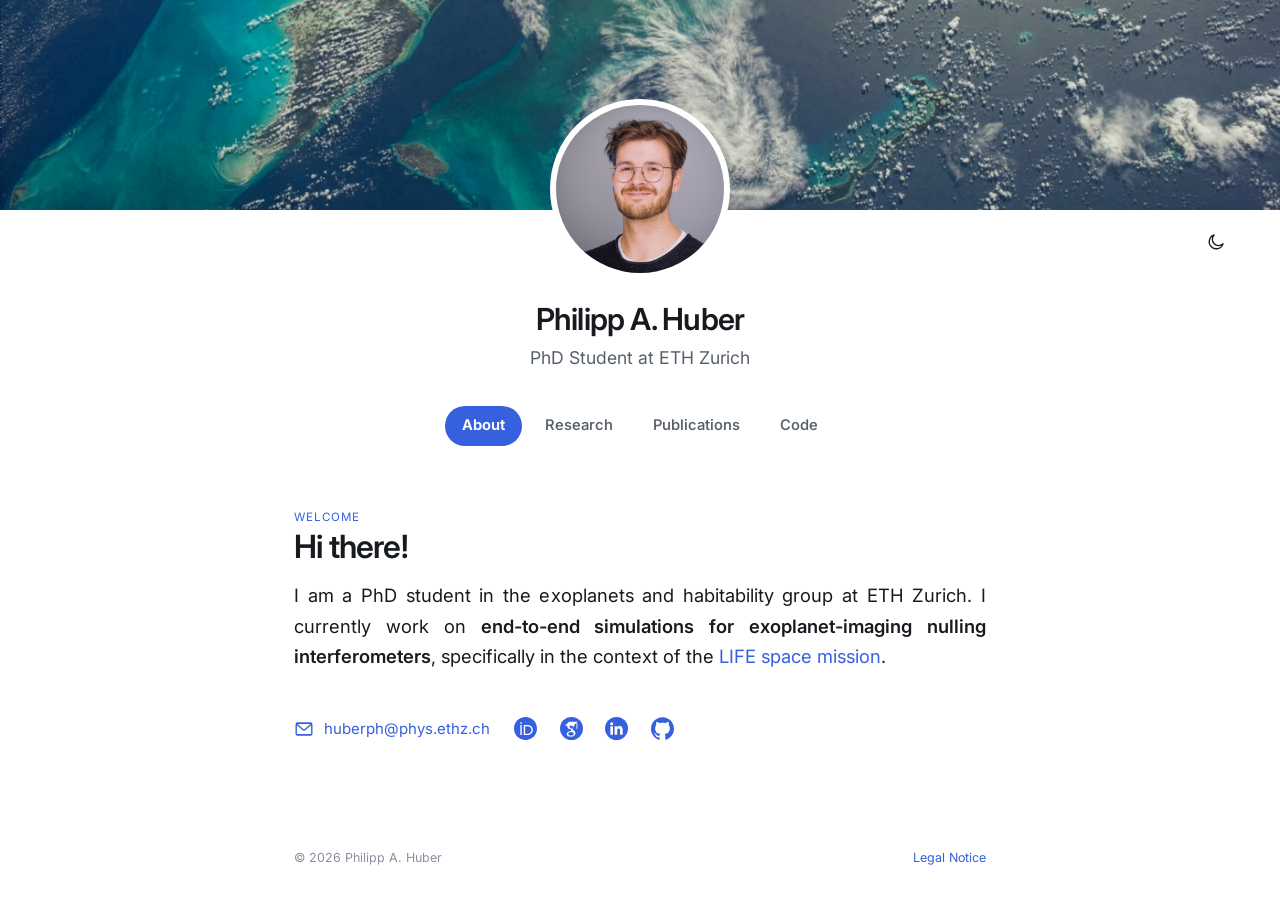
<file: index.html>
<!doctype html>
<html lang="en">
<head>
  <meta charset="utf-8">
  <title>Philipp A. Huber — PhD Student at ETH Zurich</title>
  <meta name="description" content="Personal academic website of Philipp A. Huber, PhD student at ETH Zurich. Research, publications and code.">
  <base href="/">
  <meta name="viewport" content="width=device-width, initial-scale=1">
  <link rel="icon" type="image/x-icon" href="favicon.ico">
  <link rel="manifest" href="manifest.json">
  <meta name="theme-color" media="(prefers-color-scheme: dark)" content="#121212">
  <meta name="theme-color" content="#ffffff">
  <link rel="preconnect" href="https://fonts.googleapis.com">
  <link rel="preconnect" href="https://fonts.gstatic.com" crossorigin="">
  <link href="https://fonts.googleapis.com/css2?family=Inter:wght@400;500;600;700&amp;display=swap" rel="stylesheet">
<link rel="stylesheet" href="styles-WV6T6E7A.css"></head>
<body>
  <app-root></app-root>
<script src="polyfills-FFHMD2TL.js" type="module"></script><script src="main-4G7TBOGK.js" type="module"></script></body>
</html>
</file>
<file: styles-WV6T6E7A.css>
:root{--phi: 1.618;--font-display: "Inter", ui-sans-serif, -apple-system, BlinkMacSystemFont, "Segoe UI", sans-serif;--font-body: "Inter", ui-sans-serif, -apple-system, BlinkMacSystemFont, "Segoe UI", sans-serif;--font-mono: "Inter", ui-sans-serif, -apple-system, BlinkMacSystemFont, "Segoe UI", sans-serif;--content-width: 780px;--gutter: clamp(1.25rem, 4vw, 2.75rem);--header-radius: 18px;--ease: cubic-bezier(.22, 1, .36, 1);--speed-fast: .16s;--speed-medium: .32s;--bg: #ffffff;--surface: #ffffff;--surface-raised: #ffffff;--ink: #171a1f;--ink-soft: #575f6b;--ink-faint: #8a90a0;--border: #ffffff;--border-strong: #cfd1cd;--accent: #3660de;--accent-strong: #2544a1;--accent-contrast: #ffffff;--accent-soft: #e6edf0;--shadow: 0 8px 28px -12px rgba(23, 26, 31, .18);--shadow-soft: 0 2px 10px -4px rgba(23, 26, 31, .12);--banner-gradient: linear-gradient(115deg, #163f56 0%, #1f5673 42%, #3f7f92 78%, #7fa9ab 100%);--avatar-border: #ffffff;--loading-surface: #eef0f3;--loading-highlight: rgba(255, 255, 255, .72);--scheme: light;color-scheme:var(--scheme)}:root[data-theme=dark]{--bg: #121212;--surface: var(--bg);--surface-raised: #1c1c1c;--ink: #ededed;--ink-soft: #b1b1b1;--ink-faint: #8a8a8a;--border: var(--bg);--border-strong: #363636;--accent: #6c8af2;--accent-strong: #a3b5ff;--accent-contrast: var(--bg);--accent-soft: #242424;--shadow: 0 10px 30px -12px rgba(0, 0, 0, .55);--shadow-soft: 0 2px 12px -6px rgba(0, 0, 0, .5);--banner-gradient: linear-gradient(115deg, #101010 0%, #353535 100%);--avatar-border: var(--bg);--loading-surface: var(--surface-raised);--loading-highlight: rgba(255, 255, 255, .07);--scheme: dark}@media (prefers-color-scheme: dark){:root:not([data-theme=light]):not([data-theme=dark]){--bg: #121212;--surface: var(--bg);--surface-raised: #1c1c1c;--ink: #ededed;--ink-soft: #b1b1b1;--ink-faint: #8a8a8a;--border: var(--bg);--border-strong: #363636;--accent: #6c8af2;--accent-strong: #a3b5ff;--accent-contrast: var(--bg);--accent-soft: #242424;--shadow: 0 10px 30px -12px rgba(0, 0, 0, .55);--shadow-soft: 0 2px 12px -6px rgba(0, 0, 0, .5);--banner-gradient: linear-gradient(115deg, #101010 0%, #353535 100%);--avatar-border: var(--bg);--loading-surface: var(--surface-raised);--loading-highlight: rgba(255, 255, 255, .07);--scheme: dark}}*{box-sizing:border-box}html,body{min-height:100%;background-color:var(--bg)}body{margin:0;color:var(--ink);font-family:var(--font-body);font-size:16px;line-height:1.6;-webkit-font-smoothing:antialiased;text-rendering:optimizeLegibility;transition:background-color var(--speed-medium) var(--ease),color var(--speed-medium) var(--ease)}app-root{display:block;min-height:100vh;min-height:100dvh}h1,h2,h3,h4{font-family:var(--font-display);font-weight:600;color:var(--ink);margin:0;letter-spacing:-.025em}p{margin:0}a{color:var(--accent);text-decoration:none;transition:color var(--speed-fast) var(--ease),text-decoration-color var(--speed-fast) var(--ease)}a:hover{color:var(--accent-strong);text-decoration:underline;text-underline-offset:.18em}img{max-width:100%;display:block}button{font-family:inherit}.no-scrollbar{scrollbar-width:none;-ms-overflow-style:none}.no-scrollbar::-webkit-scrollbar{display:none;width:0;height:0}.text-justify{text-align:justify;text-justify:inter-word;hyphens:auto;-webkit-hyphens:auto}.container{max-width:var(--content-width);margin-inline:auto;padding-inline:var(--gutter)}app-subtitle+app-list{margin-top:.65rem!important}app-paragraph+app-list{margin-top:.65rem!important}app-list+app-subtitle{display:block;margin-top:2.75rem}app-list+app-subtitle .subtitle{margin-top:0}:focus-visible{outline:2px solid var(--accent);outline-offset:3px;border-radius:4px}@media (prefers-reduced-motion: reduce){*,*:before,*:after{animation-duration:.001ms!important;transition-duration:.001ms!important}}
</file>
